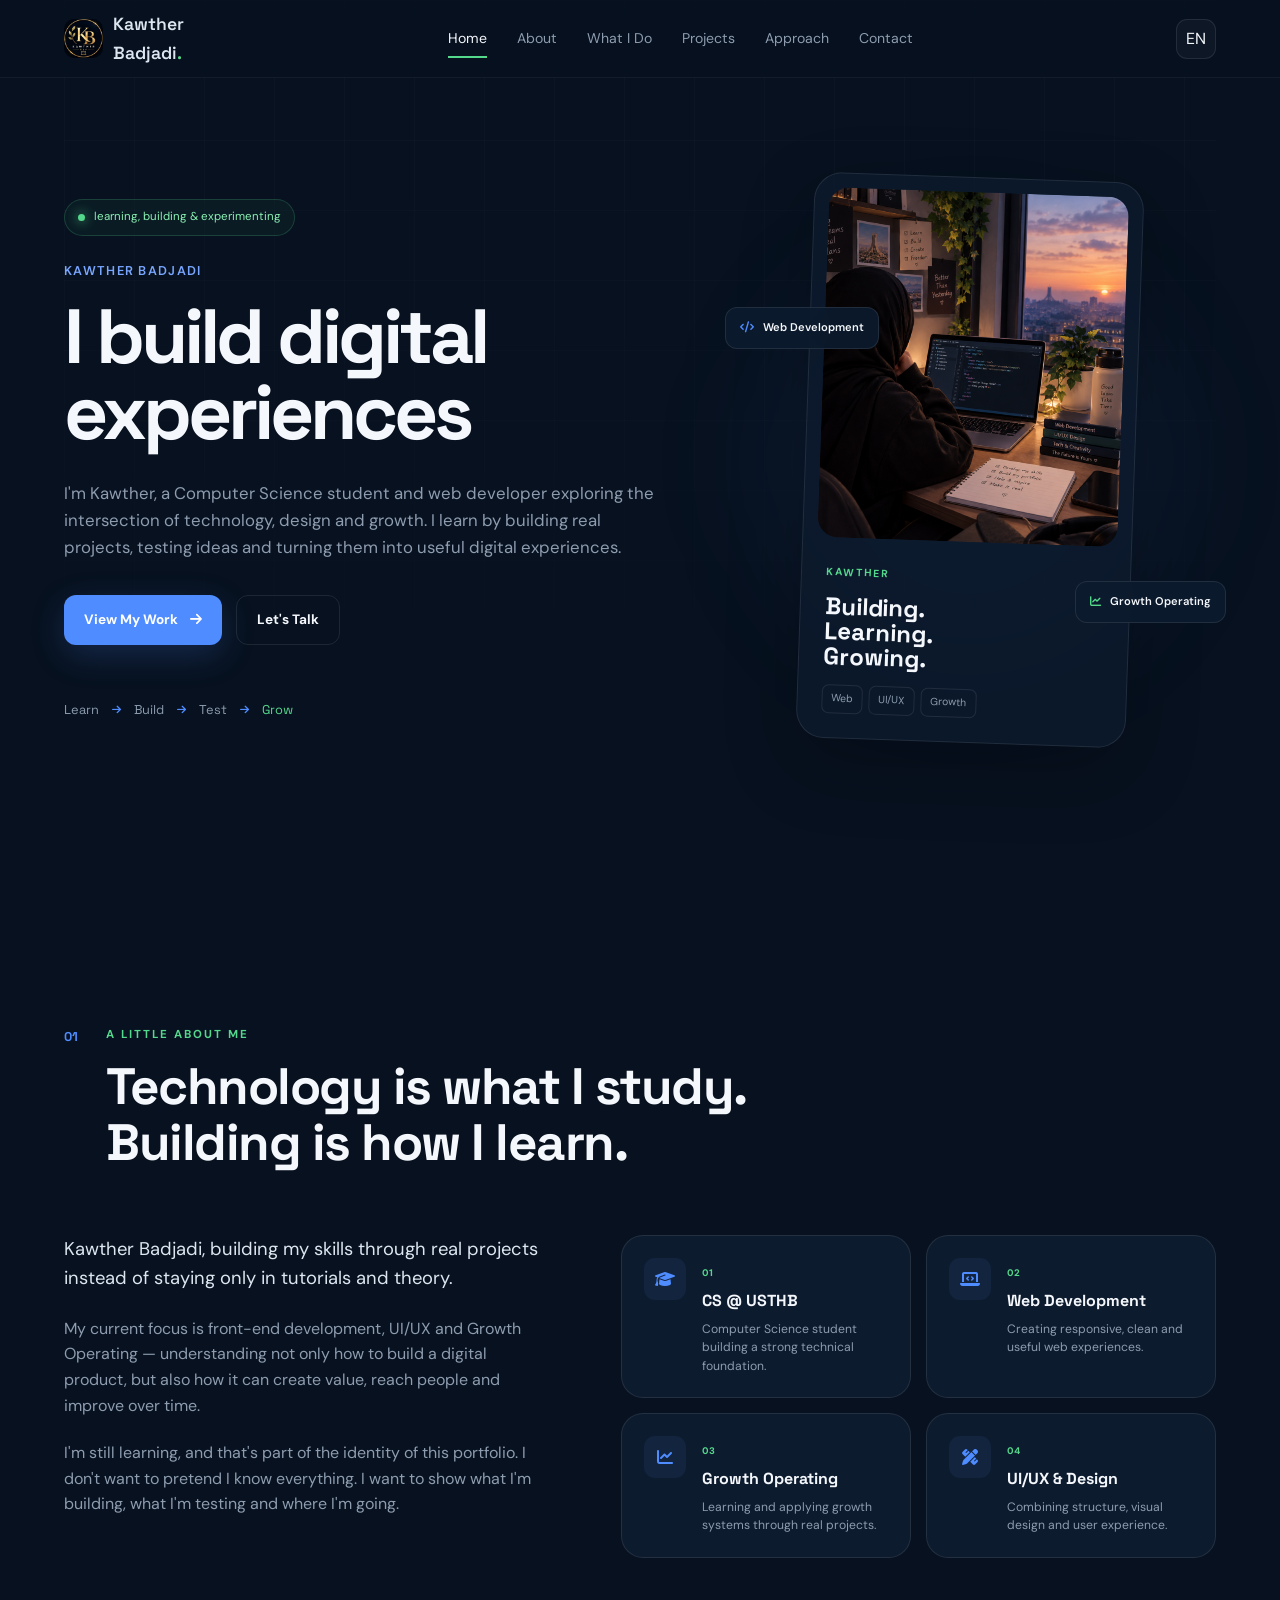
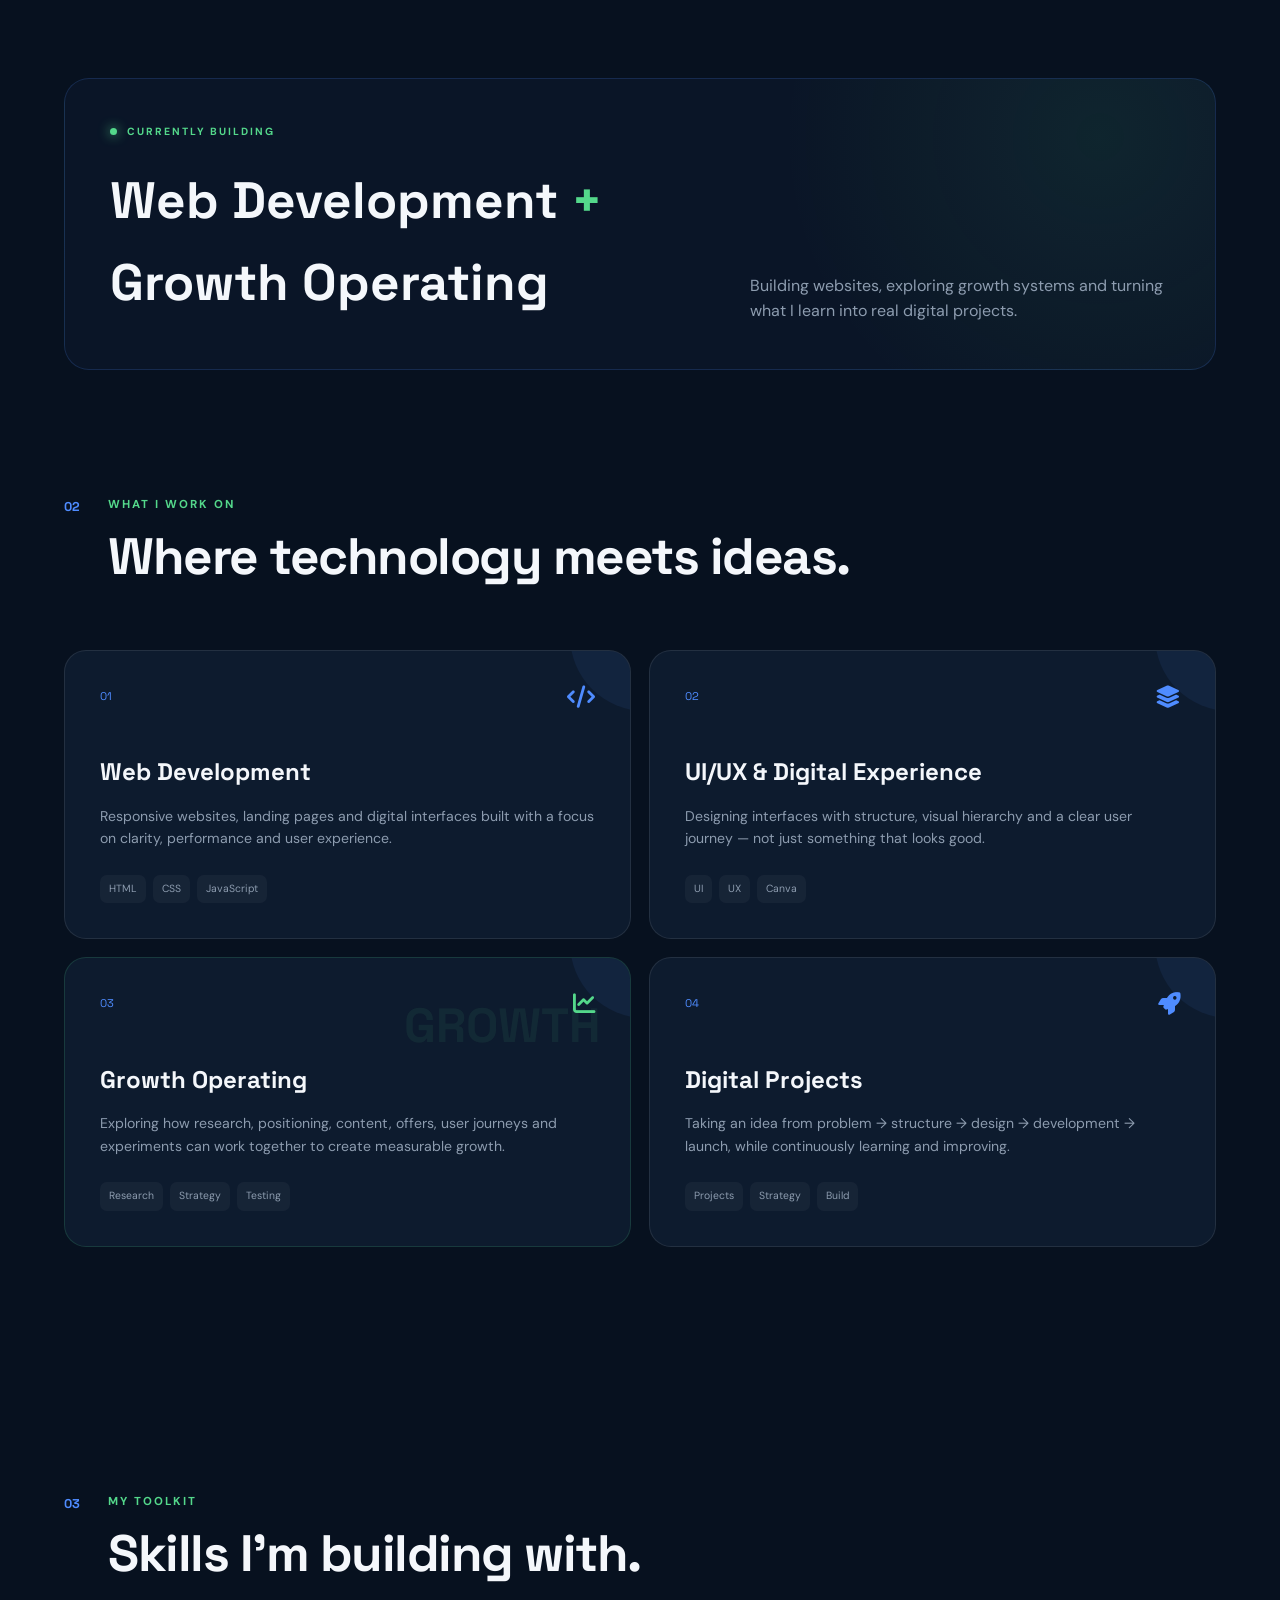
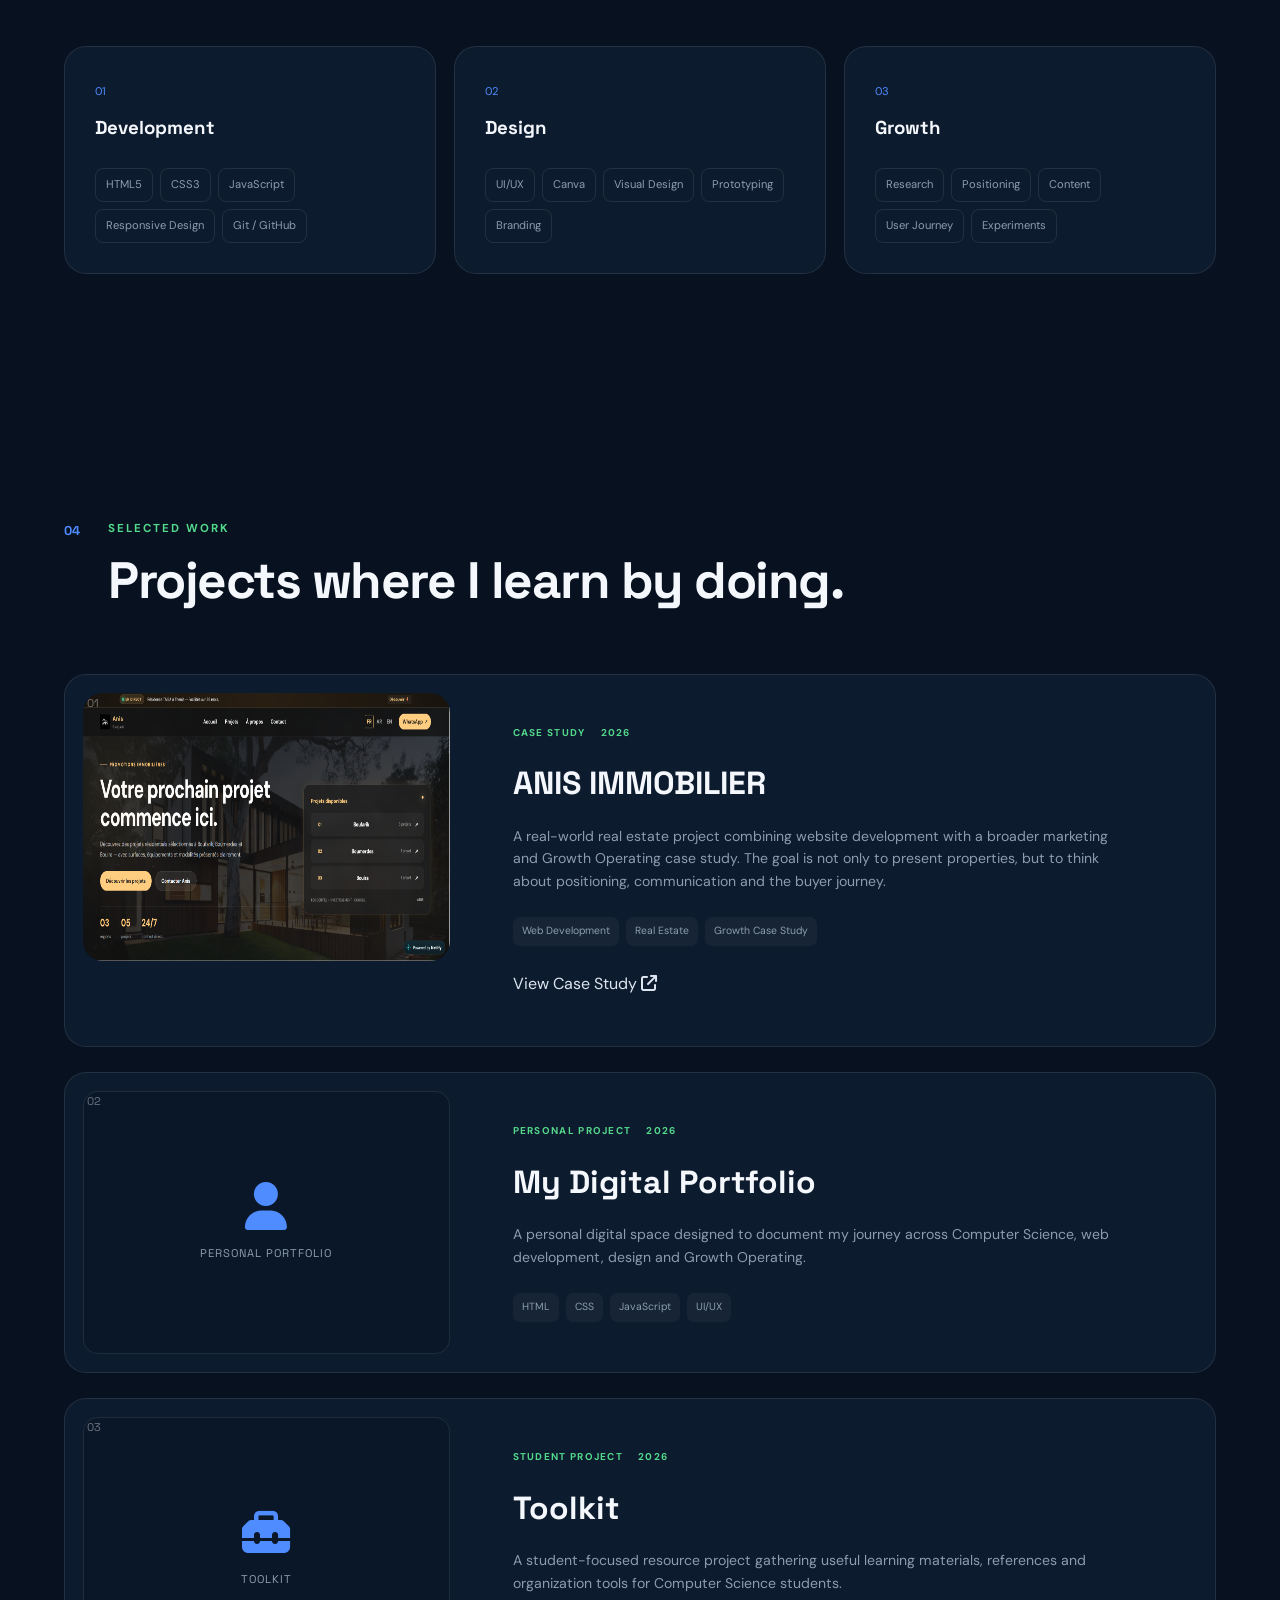
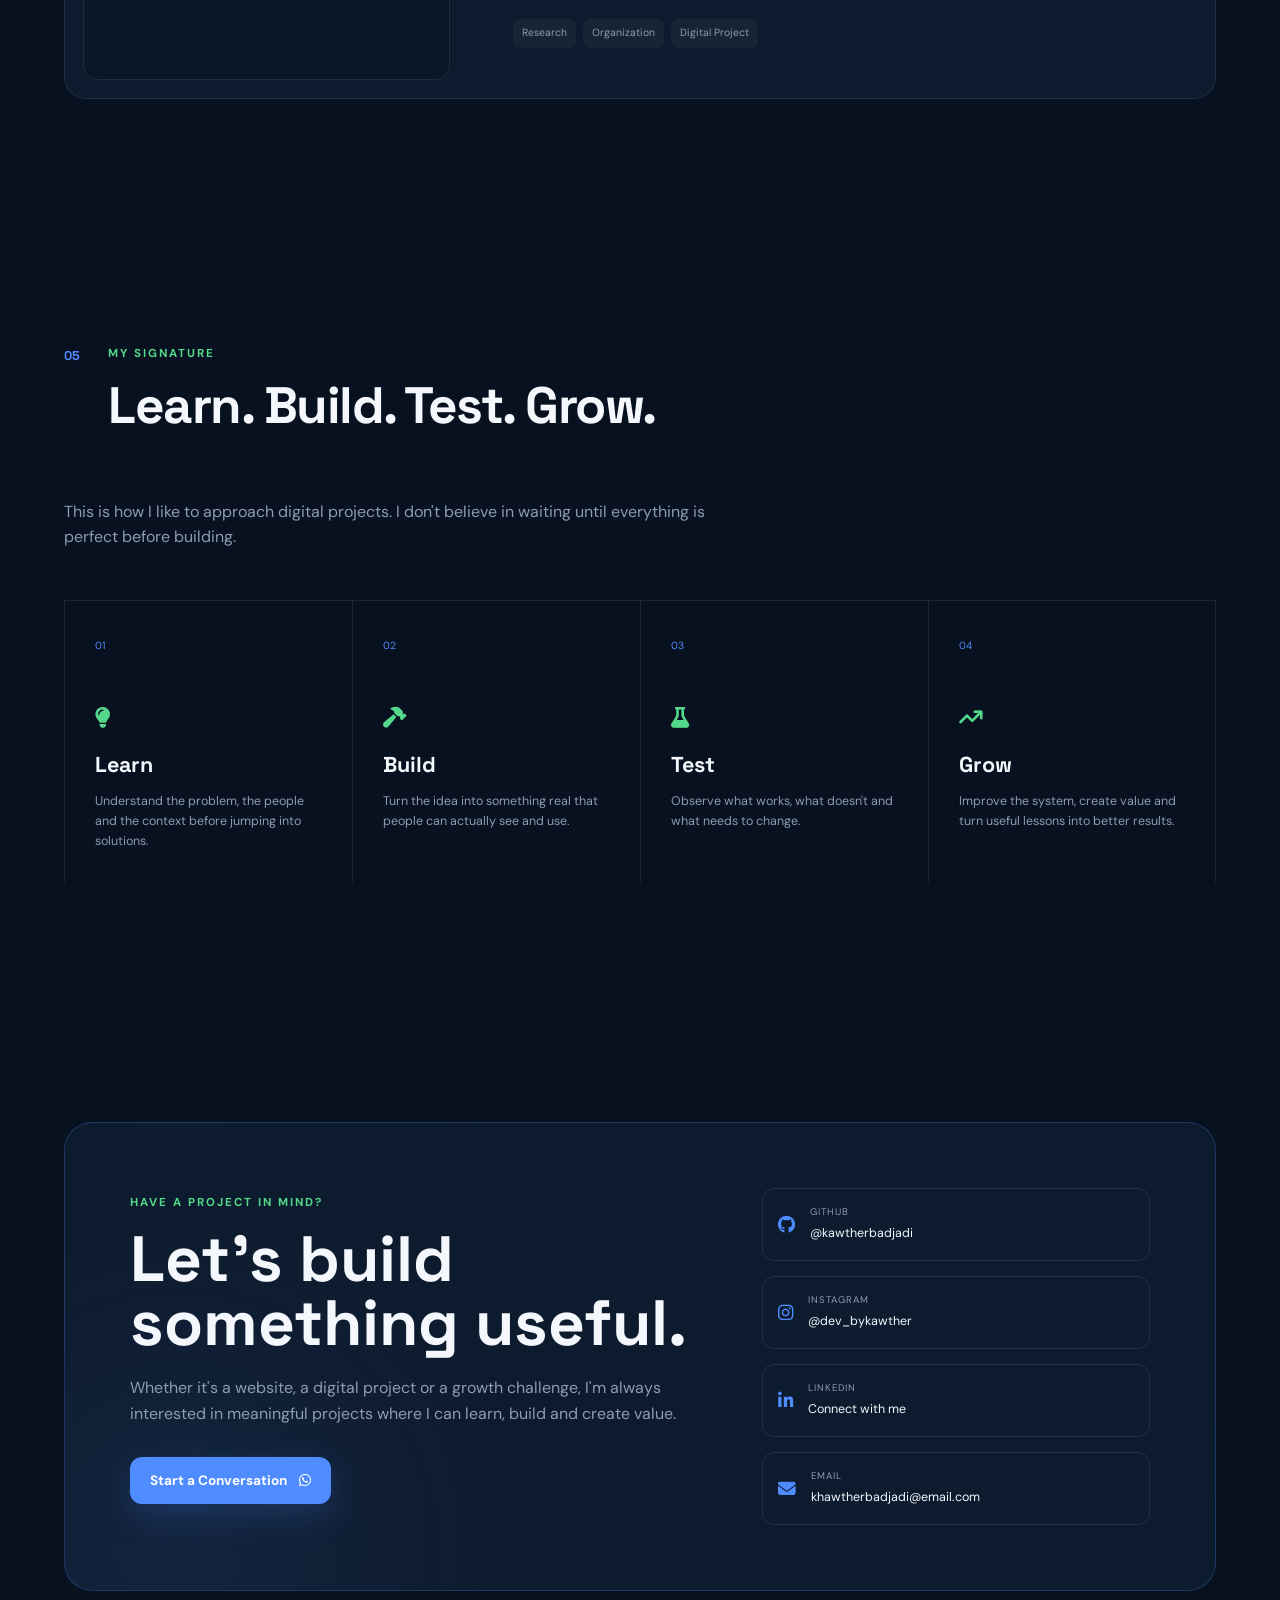
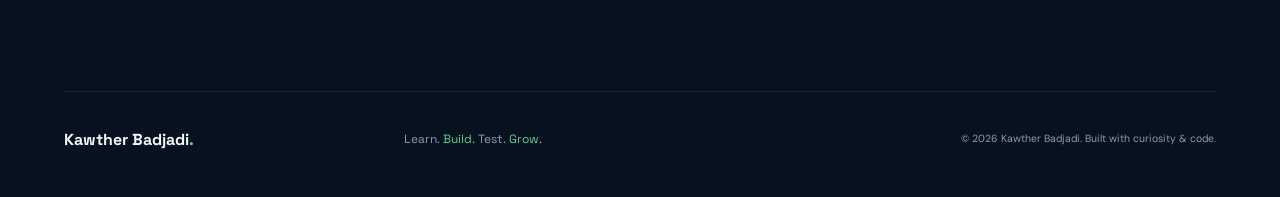
<file: index.html>
<!DOCTYPE html>
<html lang="en">
<head>
    <meta charset="UTF-8">
    <meta name="viewport" content="width=device-width, initial-scale=1.0">

    <meta name="description"
        content="Kawther — Computer Science student, web developer and Growth Operating learner building digital experiences and real-world projects.">

    <meta name="author" content="Kawther Badjadi">

    <title>Kawther — Web Developer & Growth Operating</title>
    <link rel="icon" href="logo.jpg" type="image/jpg">

    <!-- Fonts -->
    <link rel="preconnect" href="https://fonts.googleapis.com">
    <link rel="preconnect" href="https://fonts.gstatic.com" crossorigin>

    <link href="https://fonts.googleapis.com/css2?family=DM+Sans:wght@400;500;600;700&family=Space+Grotesk:wght@400;500;600;700&display=swap"
        rel="stylesheet">

    <!-- Font Awesome -->
    <link rel="stylesheet"
        href="https://cdnjs.cloudflare.com/ajax/libs/font-awesome/6.5.2/css/all.min.css">

    <link rel="stylesheet" href="style.css">
</head>

<body>

    <!-- ================= HEADER ================= -->

    <header class="header" id="header">

        <a href="#home" class="logo">
            <img src="logo.jpg" alt="Kawther logo">
            <span>Kawther <br> Badjadi<span class="dot">.</span></span>
        </a>

        <nav class="navbar" id="navbar">

            <a href="#home" class="nav-link active" data-en="Home" data-fr="Accueil" data-ar="الرئيسية">
                Home
            </a>

            <a href="#about" class="nav-link" data-en="About" data-fr="À propos" data-ar="عني">
                About
            </a>

            <a href="#services" class="nav-link" data-en="What I Do" data-fr="Services" data-ar="ماذا أقدم">
                What I Do
            </a>

            <a href="#projects" class="nav-link" data-en="Projects" data-fr="Projets" data-ar="المشاريع">
                Projects
            </a>

            <a href="#approach" class="nav-link" data-en="Approach" data-fr="Méthode" data-ar="منهجيتي">
                Approach
            </a>

            <a href="#contact" class="nav-link" data-en="Contact" data-fr="Contact" data-ar="تواصل معي">
                Contact
            </a>

        </nav>

        <div class="header-actions">

            <button class="language-btn" id="languageBtn" aria-label="Change language">
                EN
            </button>

            <button class="menu-btn" id="menuBtn" aria-label="Open menu">
                <i class="fa-solid fa-bars"></i>
            </button>

        </div>

    </header>


    <main>

        <!-- ================= HERO ================= -->

        <section class="hero section" id="home">

            <div class="hero-bg-grid"></div>

            <div class="hero-content">

                <div class="hero-badge">
                    <span class="status-dot"></span>

                    <span
                        data-en=" learning, building & experimenting"
                        data-fr=" apprentissage, création & expérimentation"
                        data-ar="أتعلم، أبني وأجرب ">
                        learning, building & experimenting
                    </span>
                </div>

                <p class="hero-kicker">
                  kawther badjadi
                </p>

                <h1 
                   data-en="I build digital experiences" 
                   data-fr = "Je construis des expériences digitales"
                   data-ar = "أبني تجارب رقمية">
                   I build digital experiences.
                   
                   
                    <span 
                       data-en="that are made to work."
                       data-fr="qui sont faites pour fonctionner."
                       data-ar="التي تم تصميمها لتعمل. ">
                       that are made to work 
                    </span>
                </h1>

                <p class="hero-description"
                    data-en="I'm Kawther, a Computer Science student and web developer exploring the intersection of technology, design and growth. I learn by building real projects, testing ideas and turning them into useful digital experiences."
                    data-fr="Je suis Kawther, étudiante en informatique et développeuse web. J'explore l'intersection entre technologie, design et growth à travers des projets réels, des tests et des expériences digitales utiles."
                    data-ar="أنا كوثر، طالبة إعلام آلي ومطوّرة ويب. أستكشف التقاطع بين التكنولوجيا، التصميم والنمو من خلال بناء مشاريع حقيقية، اختبار الأفكار وتحويلها إلى تجارب رقمية مفيدة.">
                    I'm Kawther, a Computer Science student and web developer exploring the intersection of technology, design and growth. I learn by building real projects, testing ideas and turning them into useful digital experiences.
                </p>

                <div class="hero-buttons">

                    <a href="#projects" class="btn btn-primary">
                        <span data-en="View My Work" data-fr="Voir mes projets" data-ar="شاهد مشاريعي">
                            View My Work
                        </span>
                        <i class="fa-solid fa-arrow-right"></i>
                    </a>

                    <a href="#contact" class="btn btn-secondary">
                        <span data-en="Let's Talk" data-fr="Discutons" data-ar="لنتحدث">
                            Let's Talk
                        </span>
                    </a>

                </div>

                <!-- Signature -->

                <div class="signature">

                    <span>Learn</span>
                    <i class="fa-solid fa-arrow-right"></i>

                    <span>Build</span>
                    <i class="fa-solid fa-arrow-right"></i>

                    <span>Test</span>
                    <i class="fa-solid fa-arrow-right"></i>

                    <span>Grow</span>

                </div>

            </div>


            <!-- Hero Visual -->

            <div class="hero-visual">

                <div class="visual-glow"></div>

                <div class="profile-card">

                    <div class="profile-image-wrapper">
                        <img src="portfoli1.png" alt="Kawther">
                    </div>

                    <div class="profile-card-content">

                        <span class="small-label">KAWTHER</span>

                        <h3>
                            Building.
                            <br>
                            Learning.
                            <br>
                            Growing.
                        </h3>

                        <div class="mini-tags">
                            <span>Web</span>
                            <span>UI/UX</span>
                            <span>Growth</span>
                        </div>

                    </div>

                </div>

                <div class="floating-card card-code">
                    <i class="fa-solid fa-code"></i>
                    <span>Web Development</span>
                </div>

                <div class="floating-card card-growth">
                    <i class="fa-solid fa-chart-line"></i>
                    <span>Growth Operating</span>
                </div>

            </div>

        </section>


        <!-- ================= ABOUT ================= -->

        <section class="about section" id="about">

            <div class="section-heading reveal">

                <span class="section-number">01</span>

                <div>
                    <span class="section-label"
                        data-en="A little about me"
                        data-fr="À propos de moi"
                        data-ar="نبذة عني">
                        A little about me
                    </span>

                    <h2
                        data-en="Technology is what I study. Building is how I learn."
                        data-fr="L'informatique est ce que j'étudie. Construire est ma façon d'apprendre."
                        data-ar="الإعلام الآلي هو ما أدرسه، والبناء هو طريقتي في التعلم.">
                        Technology is what I study.
                        Building is how I learn.
                    </h2>
                </div>

            </div>


            <div class="about-grid">

                <div class="about-text reveal">

                    <p
                        data-en="Kawther Badjadi, building my skills through real projects instead of staying only in tutorials and theory."
                        data-fr="Kawther Badjadi, je développe mes compétences à travers des projets réels plutôt qu'en restant uniquement dans les tutoriels et la théorie."
                        data-ar="كوثر بجادي، أطوّر مهاراتي من خلال المشاريع الحقيقية بدل الاكتفاء بالدروس النظرية والتطبيقات البسيطة.">
                        Kawther Badjadi, building my skills through real projects instead of staying only in tutorials and theory.
                    </p>

                    <p
                        data-en="My current focus is front-end development, UI/UX and Growth Operating — understanding not only how to build a digital product, but also how it can create value, reach people and improve over time."
                        data-fr="Je me concentre actuellement sur le développement front-end, l'UI/UX et le Growth Operating — comprendre non seulement comment construire un produit digital, mais aussi comment il peut créer de la valeur, atteindre les bonnes personnes et évoluer."
                        data-ar="تركيزي حاليًا هو تطوير الواجهات، UI/UX وGrowth Operating — ليس فقط كيف نبني منتجًا رقميًا، بل أيضًا كيف يخلق قيمة، يصل إلى الأشخاص المناسبين ويتطور مع الوقت.">
                        My current focus is front-end development, UI/UX and Growth Operating — understanding not only how to build a digital product, but also how it can create value, reach people and improve over time.
                    </p>

                    <p
                        data-en="I'm still learning, and that's part of the identity of this portfolio. I don't want to pretend I know everything. I want to show what I'm building, what I'm testing and where I'm going."
                        data-fr="Je suis encore en apprentissage, et cela fait partie de l'identité de ce portfolio. Je ne veux pas prétendre tout savoir. Je veux montrer ce que je construis, ce que je teste et où je vais."
                        data-ar="ما زلت في مرحلة التعلم، وهذا جزء من هوية هذا الـportfolio. لا أريد أن أدّعي أنني أعرف كل شيء، بل أريد أن أُظهر ما أبنيه، ما أختبره وإلى أين أتجه.">
                        I'm still learning, and that's part of the identity of this portfolio. I don't want to pretend I know everything. I want to show what I'm building, what I'm testing and where I'm going.
                    </p>

                </div>


                <div class="about-cards reveal">

                    <div class="info-card">

                        <div class="card-icon">
                            <i class="fa-solid fa-graduation-cap"></i>
                        </div>

                        <div>
                            <span>01</span>
                            <h3>CS @ USTHB</h3>
                            <p
                                data-en="Computer Science student building a strong technical foundation."
                                data-fr="Étudiante en informatique qui construit une base technique solide."
                                data-ar="طالبة إعلام آلي أبني أساسًا تقنيًا قويًا.">
                                Computer Science student building a strong technical foundation.
                            </p>
                        </div>

                    </div>


                    <div class="info-card">

                        <div class="card-icon">
                            <i class="fa-solid fa-laptop-code"></i>
                        </div>

                        <div>
                            <span>02</span>
                            <h3>Web Development</h3>
                            <p
                                data-en="Creating responsive, clean and useful web experiences."
                                data-fr="Création d'expériences web responsives, propres et utiles."
                                data-ar="إنشاء تجارب ويب متجاوبة، منظمة ومفيدة.">
                                Creating responsive, clean and useful web experiences.
                            </p>
                        </div>

                    </div>


                    <div class="info-card">

                        <div class="card-icon">
                            <i class="fa-solid fa-chart-line"></i>
                        </div>

                        <div>
                            <span>03</span>
                            <h3>Growth Operating</h3>
                            <p
                                data-en="Learning and applying growth systems through real projects."
                                data-fr="Apprentissage et application de systèmes de croissance à travers des projets réels."
                                data-ar="أتعلم وأطبق أنظمة النمو من خلال مشاريع حقيقية.">
                                Learning and applying growth systems through real projects.
                            </p>
                        </div>

                    </div>


                    <div class="info-card">

                        <div class="card-icon">
                            <i class="fa-solid fa-pen-ruler"></i>
                        </div>

                        <div>
                            <span>04</span>
                            <h3>UI/UX & Design</h3>
                            <p
                                data-en="Combining structure, visual design and user experience."
                                data-fr="Combiner structure, design visuel et expérience utilisateur."
                                data-ar="الجمع بين الهيكلة، التصميم والتجربة."
                                >
                                Combining structure, visual design and user experience.
                            </p>
                        </div>

                    </div>

                </div>

            </div>

        </section>


        <!-- ================= CURRENTLY BUILDING ================= -->

        <section class="currently section">

            <div class="currently-inner reveal">

                <div class="currently-label">
                    <span class="live-dot"></span>
                    <span
                        data-en="CURRENTLY BUILDING"
                        data-fr="EN COURS"
                        data-ar="أعمل حاليًا على">
                        CURRENTLY BUILDING
                    </span>
                </div>

                <div class="currently-content">

                    <h2>
                        Web Development
                        <span>+</span>
                        Growth Operating
                    </h2>

                    <p
                        data-en="Building websites, exploring growth systems and turning what I learn into real digital projects."
                        data-fr="Création de sites web, exploration des systèmes de growth et transformation de mes apprentissages en projets digitaux réels."
                        data-ar="أبني مواقع ويب، أستكشف أنظمة النمو وأحوّل ما أتعلمه إلى مشاريع رقمية حقيقية.">
                        Building websites, exploring growth systems and turning what I learn into real digital projects.
                    </p>

                </div>

            </div>

        </section>


        <!-- ================= SERVICES ================= -->

        <section class="services section" id="services">

            <div class="section-heading reveal">

                <span class="section-number">02</span>

                <div>
                    <span class="section-label"
                        data-en="What I work on"
                        data-fr="Ce sur quoi je travaille"
                        data-ar="ما أعمل عليه">
                        What I work on
                    </span>

                    <h2
                        data-en="Where technology meets ideas."
                        data-fr="Quand la technologie rencontre les idées."
                        data-ar="عندما تلتقي التكنولوجيا بالأفكار.">
                        Where technology meets ideas.
                    </h2>
                </div>

            </div>


            <div class="services-grid">

                <!-- Web -->

                <article class="service-card reveal">

                    <div class="service-top">
                        <span>01</span>
                        <i class="fa-solid fa-code"></i>
                    </div>

                    <h3
                        data-en="Web Development"
                        data-fr="Développement Web"
                        data-ar="تطوير الويب">
                        Web Development
                    </h3>

                    <p
                        data-en="Responsive websites, landing pages and digital interfaces built with a focus on clarity, performance and user experience."
                        data-fr="Sites responsives, landing pages et interfaces digitales avec un focus sur la clarté, la performance et l'expérience utilisateur."
                        data-ar="مواقع متجاوبة، صفحات هبوط وواجهات رقمية مع التركيز على الوضوح، الأداء وتجربة المستخدم.">
                        Responsive websites, landing pages and digital interfaces built with a focus on clarity, performance and user experience.
                    </p>

                    <div class="service-tags">
                        <span>HTML</span>
                        <span>CSS</span>
                        <span>JavaScript</span>
                    </div>

                </article>


                <!-- UI UX -->

                <article class="service-card reveal">

                    <div class="service-top">
                        <span>02</span>
                        <i class="fa-solid fa-layer-group"></i>
                    </div>

                    <h3>UI/UX & Digital Experience</h3>

                    <p
                        data-en="Designing interfaces with structure, visual hierarchy and a clear user journey — not just something that looks good."
                        data-fr="Concevoir des interfaces avec structure, hiérarchie visuelle et parcours utilisateur clair — pas seulement quelque chose de joli."
                        data-ar="تصميم واجهات بهيكلة واضحة، ترتيب بصري وتجربة مستخدم مدروسة — وليس مجرد تصميم جميل.">
                        Designing interfaces with structure, visual hierarchy and a clear user journey — not just something that looks good.
                    </p>

                    <div class="service-tags">
                        <span>UI</span>
                        <span>UX</span>
                        <span>Canva</span>
                    </div>

                </article>


                <!-- Growth -->

                <article class="service-card growth-service reveal">

                    <div class="service-top">
                        <span>03</span>
                        <i class="fa-solid fa-chart-line"></i>
                    </div>

                    <div class="service-highlight">
                        GROWTH
                    </div>

                    <h3>Growth Operating</h3>

                    <p
                        data-en="Exploring how research, positioning, content, offers, user journeys and experiments can work together to create measurable growth."
                        data-fr="Explorer comment la recherche, le positionnement, le contenu, les offres, les parcours utilisateurs et les expérimentations peuvent fonctionner ensemble pour créer de la croissance."
                        data-ar="أستكشف كيف يمكن للبحث، التموضع، المحتوى، العروض، رحلة المستخدم والتجارب أن تعمل معًا لتحقيق نمو قابل للقياس.">
                        Exploring how research, positioning, content, offers, user journeys and experiments can work together to create measurable growth.
                    </p>

                    <div class="service-tags">
                        <span>Research</span>
                        <span>Strategy</span>
                        <span>Testing</span>
                    </div>

                </article>


                <!-- Digital Projects -->

                <article class="service-card reveal">

                    <div class="service-top">
                        <span>04</span>
                        <i class="fa-solid fa-rocket"></i>
                    </div>

                    <h3>Digital Projects</h3>

                    <p
                        data-en="Taking an idea from problem → structure → design → development → launch, while continuously learning and improving."
                        data-fr="Transformer une idée de problème → structure → design → développement → lancement, avec une amélioration continue."
                        data-ar="تحويل الفكرة من المشكلة → الهيكلة → التصميم → التطوير → الإطلاق، مع التحسين المستمر.">
                        Taking an idea from problem → structure → design → development → launch, while continuously learning and improving.
                    </p>

                    <div class="service-tags">
                        <span>Projects</span>
                        <span>Strategy</span>
                        <span>Build</span>
                    </div>

                </article>

            </div>

        </section>


        <!-- ================= SKILLS ================= -->

        <section class="skills section">

            <div class="section-heading reveal">

                <span class="section-number">03</span>

                <div>
                    <span class="section-label">My toolkit</span>

                    <h2
                        data-en="Skills I'm building with."
                        data-fr="Les compétences avec lesquelles je construis."
                        data-ar="المهارات التي أبني بها.">
                        Skills I'm building with.
                    </h2>
                </div>

            </div>


            <div class="skills-wrapper reveal">

                <div class="skill-group">

                    <span class="skill-group-number">01</span>

                    <h3>Development</h3>

                    <div class="skill-list">
                        <span>HTML5</span>
                        <span>CSS3</span>
                        <span>JavaScript</span>
                        <span>Responsive Design</span>
                        <span>Git / GitHub</span>
                    </div>

                </div>


                <div class="skill-group">

                    <span class="skill-group-number">02</span>

                    <h3>Design</h3>

                    <div class="skill-list">
                        <span>UI/UX</span>
                        <span>Canva</span>
                        <span>Visual Design</span>
                        <span>Prototyping</span>
                        <span>Branding</span>
                    </div>

                </div>


                <div class="skill-group">

                    <span class="skill-group-number">03</span>

                    <h3>Growth</h3>

                    <div class="skill-list">
                        <span>Research</span>
                        <span>Positioning</span>
                        <span>Content</span>
                        <span>User Journey</span>
                        <span>Experiments</span>
                    </div>

                </div>

            </div>

        </section>


        <!-- ================= PROJECTS ================= -->

        <section class="projects section" id="projects">

            <div class="section-heading reveal">

                <span class="section-number">04</span>

                <div>
                    <span class="section-label"
                        data-en="Selected work"
                        data-fr="Projets sélectionnés"
                        data-ar="أعمال مختارة">
                        Selected work
                    </span>

                    <h2
                        data-en="Projects where I learn by doing."
                        data-fr="Des projets où j'apprends en construisant."
                        data-ar="مشاريع أتعلم من خلالها بالتطبيق.">
                        Projects where I learn by doing.
                    </h2>
                </div>

            </div>


            <div class="projects-list">


                <!-- PROJECT 01 -->

                <article class="project-card featured-project reveal">

                    <div class="project-number">
                        01
                    </div>

                    <div class="project-image">
                    
                        <img src="project1.png" alt="Anis Immobilier project screenshot ">
                        
                    </div>


                    <div class="project-info">

                        <div class="project-meta">
                            <span>CASE STUDY</span>
                            <span>2026</span>
                        </div>

                        <h3>ANIS IMMOBILIER</h3>

                        <p
                            data-en="A real-world real estate project combining website development with a broader marketing and Growth Operating case study. The goal is not only to present properties, but to think about positioning, communication and the buyer journey."
                            data-fr="Un projet immobilier réel combinant développement web et étude de cas marketing / Growth Operating. L'objectif n'est pas seulement de présenter les biens, mais aussi de réfléchir au positionnement, à la communication et au parcours de l'acheteur."
                            data-ar="مشروع عقاري حقيقي يجمع بين تطوير الموقع ودراسة حالة في التسويق وGrowth Operating. الهدف ليس فقط عرض العقارات، بل التفكير أيضًا في التموضع، التواصل ورحلة المشتري.">
                            A real-world real estate project combining website development with a broader marketing and Growth Operating case study. The goal is not only to present properties, but to think about positioning, communication and the buyer journey.
                        </p>


                        <div class="project-tags">

                            <span>Web Development</span>
                            <span>Real Estate</span>
                            <span>Growth Case Study</span>

                        </div>

                        <div class="project-actions">

                            <a href="https://anis-badjadi-promotions-immobilieres.netlify.app/" target="_blank" rel="noopener noreferrer">
                                View Case Study
                                <i class="fa-solid fa-arrow-up-right-from-square"></i>
                            </a>

                        </div>

                    </div>

                </article>


                <!-- PROJECT 02 -->

                <article class="project-card reveal">

                    <div class="project-number">
                        02
                    </div>

                    <div class="project-image">

                        <div class="project-placeholder portfolio-project">
                            <i class="fa-solid fa-user"></i>
                            <span>PERSONAL PORTFOLIO</span>
                        </div>

                    </div>


                    <div class="project-info">

                        <div class="project-meta">
                            <span>PERSONAL PROJECT</span>
                            <span>2026</span>
                        </div>

                        <h3>My Digital Portfolio</h3>

                        <p
                            data-en="A personal digital space designed to document my journey across Computer Science, web development, design and Growth Operating."
                            data-fr="Un espace digital personnel pour documenter mon parcours en informatique, développement web, design et Growth Operating."
                            data-ar="مساحة رقمية شخصية توثق رحلتي في الإعلام الآلي، تطوير الويب، التصميم وGrowth Operating.">
                            A personal digital space designed to document my journey across Computer Science, web development, design and Growth Operating.
                        </p>

                        <div class="project-tags">
                            <span>HTML</span>
                            <span>CSS</span>
                            <span>JavaScript</span>
                            <span>UI/UX</span>
                        </div>

                    </div>

                </article>


                <!-- PROJECT 03 -->

                <article class="project-card reveal">

                    <div class="project-number">
                        03
                    </div>

                    <div class="project-image">

                        <div class="project-placeholder toolkit-project">
                            <i class="fa-solid fa-toolbox"></i>
                            <span>TOOLKIT</span>
                        </div>

                    </div>


                    <div class="project-info">

                        <div class="project-meta">
                            <span>STUDENT PROJECT</span>
                            <span>2026</span>
                        </div>

                        <h3>Toolkit</h3>

                        <p
                            data-en="A student-focused resource project gathering useful learning materials, references and organization tools for Computer Science students."
                            data-fr="Un projet destiné aux étudiants regroupant des ressources d'apprentissage, références et outils d'organisation pour les étudiants en informatique."
                            data-ar="مشروع موجه للطلبة يجمع مصادر التعلم، المراجع وأدوات التنظيم المفيدة لطلبة الإعلام الآلي.">
                            A student-focused resource project gathering useful learning materials, references and organization tools for Computer Science students.
                        </p>

                        <div class="project-tags">
                            <span>Research</span>
                            <span>Organization</span>
                            <span>Digital Project</span>
                        </div>

                    </div>

                </article>

            </div>

        </section>


        <!-- ================= APPROACH ================= -->

        <section class="approach section" id="approach">

            <div class="section-heading reveal">

                <span class="section-number">05</span>

                <div>
                    <span class="section-label"
                        data-en="My signature"
                        data-fr="Ma signature"
                        data-ar="بصمتي">
                        My signature
                    </span>

                    <h2
                        data-en="Learn. Build. Test. Grow."
                        data-fr="Apprendre. Construire. Tester. Grandir."
                        data-ar="تعلّم. ابنِ. اختبر. تطوّر.">
                        Learn. Build. Test. Grow.
                    </h2>
                </div>

            </div>


            <div class="approach-intro reveal">

                <p
                    data-en="This is how I like to approach digital projects. I don't believe in waiting until everything is perfect before building."
                    data-fr="C'est ainsi que j'aime aborder les projets digitaux. Je ne crois pas qu'il faille attendre que tout soit parfait avant de construire."
                    data-ar="هذه هي الطريقة التي أحب أن أتعامل بها مع المشاريع الرقمية. لا أؤمن بانتظار الكمال قبل البدء في البناء.">
                    This is how I like to approach digital projects. I don't believe in waiting until everything is perfect before building.
                </p>

            </div>


            <div class="approach-grid">

                <div class="approach-step reveal">

                    <span>01</span>

                    <div class="step-icon">
                        <i class="fa-solid fa-lightbulb"></i>
                    </div>

                    <h3>Learn</h3>

                    <p
                        data-en="Understand the problem, the people and the context before jumping into solutions."
                        data-fr="Comprendre le problème, les personnes et le contexte avant de chercher une solution."
                        data-ar="فهم المشكلة، الأشخاص والسياق قبل القفز إلى الحلول.">
                        Understand the problem, the people and the context before jumping into solutions.
                    </p>

                </div>


                <div class="approach-step reveal">

                    <span>02</span>

                    <div class="step-icon">
                        <i class="fa-solid fa-hammer"></i>
                    </div>

                    <h3>Build</h3>

                    <p
                        data-en="Turn the idea into something real that people can actually see and use."
                        data-fr="Transformer l'idée en quelque chose de réel que les gens peuvent voir et utiliser."
                        data-ar="تحويل الفكرة إلى شيء حقيقي يمكن للناس رؤيته واستخدامه.">
                        Turn the idea into something real that people can actually see and use.
                    </p>

                </div>


                <div class="approach-step reveal">

                    <span>03</span>

                    <div class="step-icon">
                        <i class="fa-solid fa-flask"></i>
                    </div>

                    <h3>Test</h3>

                    <p
                        data-en="Observe what works, what doesn't and what needs to change."
                        data-fr="Observer ce qui fonctionne, ce qui ne fonctionne pas et ce qui doit changer."
                        data-ar="ملاحظة ما يعمل، وما لا يعمل، وما يحتاج إلى تغيير.">
                        Observe what works, what doesn't and what needs to change.
                    </p>

                </div>


                <div class="approach-step reveal">

                    <span>04</span>

                    <div class="step-icon">
                        <i class="fa-solid fa-arrow-trend-up"></i>
                    </div>

                    <h3>Grow</h3>

                    <p
                        data-en="Improve the system, create value and turn useful lessons into better results."
                        data-fr="Améliorer le système, créer de la valeur et transformer les apprentissages en meilleurs résultats."
                        data-ar="تحسين النظام، خلق القيمة وتحويل ما نتعلمه إلى نتائج أفضل.">
                        Improve the system, create value and turn useful lessons into better results.
                    </p>

                </div>

            </div>

        </section>


        <!-- ================= CONTACT ================= -->

        <section class="contact section" id="contact">

            <div class="contact-box reveal">

                <div class="contact-content">

                    <span class="section-label"
                        data-en="Have a project in mind?"
                        data-fr="Vous avez un projet en tête ?"
                        data-ar="لديك مشروع في ذهنك؟">
                        Have a project in mind?
                    </span>

                    <h2
                        data-en="Let's build something useful."
                        data-fr="Construisons quelque chose d'utile."
                        data-ar="لنبنِ شيئًا مفيدًا.">
                        Let's build something useful.
                    </h2>

                    <p
                        data-en="Whether it's a website, a digital project or a growth challenge, I'm always interested in meaningful projects where I can learn, build and create value."
                        data-fr="Qu'il s'agisse d'un site web, d'un projet digital ou d'un challenge growth, je suis intéressée par les projets qui permettent d'apprendre, construire et créer de la valeur."
                        data-ar="سواء كان موقع ويب، مشروعًا رقميًا أو تحديًا في النمو، أهتم بالمشاريع التي تسمح لي بالتعلم، البناء وخلق القيمة.">
                        Whether it's a website, a digital project or a growth challenge, I'm always interested in meaningful projects where I can learn, build and create value.
                    </p>

                    <a href="https://wa.me/213780422768" class="btn btn-primary">
                        Start a Conversation
                        <i class="fa-brands fa-whatsapp"></i>
                    </a>

                </div>


                <div class="contact-side">

                    <div class="contact-item">

                        <i class="fa-brands fa-github"></i>

                        <div>
                            <span>GitHub</span>
                            <a href="https://github.com/kawtherbadjadi" target="_blank">
                                @kawtherbadjadi
                            </a>
                        </div>

                    </div>


                    <div class="contact-item">

                        <i class="fa-brands fa-instagram"></i>

                        <div>
                            <span>Instagram</span>
                            <a href="https://instagram.com/dev_bykawther" target="_blank">
                                @dev_bykawther
                            </a>
                        </div>

                    </div>


                    <div class="contact-item">

                        <i class="fa-brands fa-linkedin-in"></i>

                        <div>
                            <span>LinkedIn</span>
                            <a href="https://www.linkedin.com/in/kawther-badjadi-398811305/?lipi=urn%3Ali%3Apage%3Ad_flagship3_profile_view_base%3BGIwkQt9XR42hECCdOsO2Og%3D%3D" target="_blank">
                                Connect with me
                            </a>
                        </div>

                    </div>
                    <div class="contact-item">

                        <i class="fa-solid fa-envelope"></i>

                        <div>
                            <span>Email</span>
                            <a href="mailto:https://mail.google.com/mail/?view=cm&fs=1&to=khawtherbadjadi@email.com" target="_blank">
                                khawtherbadjadi@email.com
                            </a>
                        </div>

                    </div>

                </div>

            </div>

        </section>

    </main>


    <!-- ================= FOOTER ================= -->

    <footer class="footer">

        <div class="footer-logo">
            Kawther 
            Badjadi<span>.</span>
        </div>

        <p>
            Learn.
            <span>Build.</span>
            Test.
            <span>Grow.</span>
        </p>

        <div class="footer-line"></div>

        <small>
            © 2026 Kawther Badjadi. Built with curiosity & code.
        </small>

    </footer>


    <!-- BACK TO TOP -->

    <button class="back-to-top" id="backToTop" aria-label="Back to top">
        <i class="fa-solid fa-arrow-up"></i>
    </button>


    <script src="script.js"></script>

</body>
</html>
</file>
<file: style.css>
/* =========================================================
   KAWTHER PORTFOLIO
   Modern Tech / Web / Growth Identity
========================================================= */

:root {

    --bg: #07111f;
    --bg-soft: #0a1728;
    --card: #0d1b2e;
    --card-light: #11233a;

    --blue: #4f8cff;
    --blue-light: #79a7ff;

    --green: #54d88b;
    --green-soft: #8af0b2;

    --white: #f4f7fb;
    --text: #dce5f0;
    --muted: #8d9caf;

    --border: rgba(255, 255, 255, 0.09);
    --border-blue: rgba(79, 140, 255, 0.25);

    --shadow: 0 25px 70px rgba(0, 0, 0, 0.25);

    --radius: 22px;

    --font-main: "DM Sans", sans-serif;
    --font-display: "Space Grotesk", sans-serif;

    --transition: 0.3s ease;
}


/* =========================================================
   RESET
========================================================= */

* {
    margin: 0;
    padding: 0;
    box-sizing: border-box;
}

html {
    scroll-behavior: smooth;
}

body {
    background: var(--bg);
    color: var(--text);
    font-family: var(--font-main);
    line-height: 1.6;
    overflow-x: hidden;
}

body.menu-open {
    overflow: hidden;
}

a {
    color: inherit;
    text-decoration: none;
}

button {
    font: inherit;
}

img {
    max-width: 100%;
    display: block;
}

::selection {
    background: var(--blue);
    color: white;
}


/* =========================================================
   GENERAL
========================================================= */

.section {
    width: min(1180px, 90%);
    margin: auto;
    padding: 120px 0;
}

.section-heading {
    display: flex;
    gap: 28px;
    margin-bottom: 65px;
}

.section-number {
    font-family: var(--font-display);
    color: var(--blue);
    font-size: 0.8rem;
    font-weight: 700;
    padding-top: 7px;
}

.section-label {
    display: inline-block;
    color: var(--green);
    text-transform: uppercase;
    letter-spacing: 2px;
    font-size: 0.72rem;
    font-weight: 700;
    margin-bottom: 15px;
}

.section-heading h2 {
    font-family: var(--font-display);
    color: var(--white);
    font-size: clamp(2rem, 4vw, 3.6rem);
    line-height: 1.08;
    max-width: 800px;
    letter-spacing: -1.5px;
}


/* =========================================================
   HEADER
========================================================= */

.header {
    position: fixed;
    top: 0;
    left: 0;
    width: 100%;
    height: 78px;

    display: flex;
    align-items: center;
    justify-content: space-between;

    padding: 0 5%;

    background: rgba(7, 17, 31, 0.78);
    backdrop-filter: blur(18px);

    border-bottom: 1px solid rgba(255, 255, 255, 0.05);

    z-index: 1000;
}

.logo {
    display: flex;
    align-items: center;
    gap: 10px;

    font-family: var(--font-display);
    font-size: 1.10rem;
    font-weight: 600;
}

.logo img {
    width: 39px;
    height: 39px;
    object-fit: cover;
    border-radius: 10px;
}

.logo .dot,
.footer-logo span {
    color: var(--green);
}

.navbar {
    display: flex;
    gap: 30px;
}

.nav-link {
    color: var(--muted);
    font-size: 0.88rem;
    transition: var(--transition);
    position: relative;
}

.nav-link:hover,
.nav-link.active {
    color: var(--white);
}

.nav-link.active::after {
    content: "";
    position: absolute;
    left: 0;
    bottom: -8px;

    width: 100%;
    height: 2px;

    background: var(--green);
}

.header-actions {
    display: flex;
    align-items: center;
    gap: 15px;
}

.language-btn,
.menu-btn {
    border: 1px solid var(--border);
    background: rgba(255, 255, 255, 0.03);
    color: var(--white);

    width: 40px;
    height: 40px;

    border-radius: 11px;

    cursor: pointer;
    transition: var(--transition);
}

.language-btn:hover,
.menu-btn:hover {
    border-color: var(--blue);
    color: var(--blue-light);
}

.menu-btn {
    display: none;
}


/* =========================================================
   HERO
========================================================= */

.hero {
    min-height: 100vh;

    display: grid;
    grid-template-columns: 1.1fr 0.9fr;

    align-items: center;
    gap: 60px;

    padding-top: 140px;

    position: relative;
}

.hero-bg-grid {
    position: absolute;
    inset: 0;

    background-image:
        linear-gradient(rgba(255,255,255,0.025) 1px, transparent 1px),
        linear-gradient(90deg, rgba(255,255,255,0.025) 1px, transparent 1px);

    background-size: 70px 70px;

    mask-image: linear-gradient(to bottom, black, transparent 90%);

    pointer-events: none;
}

.hero-content {
    position: relative;
    z-index: 2;
}

.hero-badge {
    width: fit-content;

    display: flex;
    align-items: center;
    gap: 9px;

    padding: 8px 13px;

    border: 1px solid rgba(84, 216, 139, 0.2);
    border-radius: 100px;

    background: rgba(84, 216, 139, 0.05);

    color: var(--green-soft);
    font-size: 0.72rem;
    margin-bottom: 25px;
}

.status-dot,
.live-dot {
    width: 7px;
    height: 7px;

    border-radius: 50%;
    background: var(--green);

    box-shadow: 0 0 12px var(--green);
}

.hero-kicker {
    color: var(--blue-light);
    font-size: 0.8rem;
    font-weight: 600;
    letter-spacing: 1.3px;
    text-transform: uppercase;

    margin-bottom: 18px;
}

.hero-kicker span {
    color: var(--green);
    margin: 0 5px;
}

.hero h1 {
    font-family: var(--font-display);

    font-size: clamp(3rem, 6vw, 6rem);
    line-height: 0.98;

    letter-spacing: -4px;

    color: var(--white);

    max-width: 800px;
}

.hero h1 span {
    display: block;
    color: transparent;

    -webkit-text-stroke: 1px rgba(244,247,251,0.5);
}

.hero-description {
    max-width: 650px;

    color: var(--muted);

    font-size: 1.05rem;

    margin-top: 30px;
}

.hero-buttons {
    display: flex;
    gap: 14px;
    margin-top: 35px;
}

.btn {
    display: inline-flex;
    align-items: center;
    justify-content: center;
    gap: 12px;

    padding: 13px 20px;

    border-radius: 12px;

    font-size: 0.85rem;
    font-weight: 700;

    transition: var(--transition);
}

.btn-primary {
    background: var(--blue);
    color: white;
    box-shadow: 0 10px 35px rgba(79, 140, 255, 0.2);
}

.btn-primary:hover {
    transform: translateY(-3px);
    background: var(--blue-light);
}

.btn-secondary {
    border: 1px solid var(--border);
    color: var(--white);
}

.btn-secondary:hover {
    border-color: var(--blue);
    background: rgba(79,140,255,0.07);
}

.signature {
    display: flex;
    align-items: center;
    gap: 13px;

    margin-top: 55px;

    font-family: var(--font-display);
    font-size: 0.8rem;
    color: var(--muted);
}

.signature span:last-child {
    color: var(--green);
}

.signature i {
    color: var(--blue);
    font-size: 0.65rem;
}


/* =========================================================
   HERO VISUAL
========================================================= */

.hero-visual {
    min-height: 540px;

    display: flex;
    align-items: center;
    justify-content: center;

    position: relative;
}

.visual-glow {
    position: absolute;

    width: 360px;
    height: 360px;

    border-radius: 50%;

    background: rgba(79, 140, 255, 0.1);

    filter: blur(70px);
}

.profile-card {
    width: 330px;
    padding: 14px;

    position: relative;
    z-index: 2;

    background: rgba(13, 27, 46, 0.8);

    border: 1px solid var(--border);

    border-radius: 28px;

    box-shadow: var(--shadow);

    transform: rotate(2deg);
}

.profile-image-wrapper {
    height: 350px;

    overflow: hidden;

    border-radius: 20px;

    background: var(--card-light);
}

.profile-image-wrapper img {
    width: 100%;
    height: 100%;
    object-fit: cover;
}

.profile-card-content {
    padding: 20px 10px 10px;
}

.small-label {
    font-size: 0.65rem;
    color: var(--green);
    letter-spacing: 2px;
    font-weight: 700;
}

.profile-card h3 {
    font-family: var(--font-display);
    font-size: 1.5rem;
    line-height: 1.05;
    color: var(--white);
    margin: 10px 0 16px;
}

.mini-tags {
    display: flex;
    flex-wrap: wrap;
    gap: 6px;
}

.mini-tags span {
    padding: 5px 9px;

    border: 1px solid var(--border);

    border-radius: 7px;

    color: var(--muted);
    font-size: 0.65rem;
}

.floating-card {
    position: absolute;

    display: flex;
    align-items: center;
    gap: 9px;

    padding: 11px 14px;

    border: 1px solid var(--border);
    border-radius: 12px;

    background: rgba(13,27,46,0.9);
    backdrop-filter: blur(12px);

    color: var(--white);

    font-size: 0.7rem;
    font-weight: 600;

    z-index: 4;
}

.floating-card i {
    color: var(--blue);
}

.card-code {
    left: 0;
    top: 130px;
}

.card-growth {
    right: -10px;
    bottom: 120px;
}

.card-growth i {
    color: var(--green);
}


/* =========================================================
   ABOUT
========================================================= */

.about-grid {
    display: grid;
    grid-template-columns: 0.9fr 1.1fr;
    gap: 70px;
    align-items: start;
}

.about-text p {
    color: var(--muted);
    font-size: 1rem;
    margin-bottom: 22px;
}

.about-text p:first-child {
    color: var(--text);
    font-size: 1.15rem;
}

.about-cards {
    display: grid;
    grid-template-columns: repeat(2, 1fr);
    gap: 15px;
}

.info-card {
    padding: 22px;

    border: 1px solid var(--border);
    border-radius: var(--radius);

    background: var(--card);

    display: flex;
    gap: 16px;

    transition: var(--transition);
}

.info-card:hover {
    transform: translateY(-4px);
    border-color: var(--border-blue);
}

.card-icon {
    width: 42px;
    height: 42px;

    flex-shrink: 0;

    display: grid;
    place-items: center;

    border-radius: 11px;

    background: rgba(79,140,255,0.08);
    color: var(--blue);
}

.info-card span {
    color: var(--green);
    font-size: 0.6rem;
    font-weight: 700;
}

.info-card h3 {
    color: var(--white);
    font-family: var(--font-display);
    font-size: 1rem;
    margin: 4px 0 7px;
}

.info-card p {
    color: var(--muted);
    font-size: 0.76rem;
    line-height: 1.5;
}


/* =========================================================
   CURRENTLY
========================================================= */

.currently {
    width: 100%;
    padding: 0 5%;
}

.currently-inner {
    max-width: 1180px;
    margin: auto;

    padding: 45px;

    border: 1px solid rgba(79,140,255,0.18);

    border-radius: 25px;

    background:
        radial-gradient(circle at 90% 20%, rgba(84,216,139,0.08), transparent 30%),
        rgba(13,27,46,0.55);
}

.currently-label {
    display: flex;
    align-items: center;
    gap: 10px;

    color: var(--green);
    font-size: 0.65rem;
    letter-spacing: 2px;
    font-weight: 700;

    margin-bottom: 20px;
}

.currently-content {
    display: flex;
    justify-content: space-between;
    align-items: end;
    gap: 50px;
}

.currently h2 {
    font-family: var(--font-display);
    font-size: clamp(2rem, 4vw, 3.5rem);
    color: var(--white);
}

.currently h2 span {
    color: var(--green);
}

.currently p {
    max-width: 420px;
    color: var(--muted);
}


/* =========================================================
   SERVICES
========================================================= */

.services-grid {
    display: grid;
    grid-template-columns: repeat(2, 1fr);
    gap: 18px;
}

.service-card {
    padding: 35px;

    border: 1px solid var(--border);
    border-radius: var(--radius);

    background: var(--card);

    position: relative;
    overflow: hidden;

    transition: var(--transition);
}

.service-card::before {
    content: "";

    position: absolute;

    width: 150px;
    height: 150px;

    top: -90px;
    right: -90px;

    border-radius: 50%;

    background: var(--blue);
    opacity: 0.08;

    transition: var(--transition);
}

.service-card:hover {
    transform: translateY(-5px);
    border-color: var(--border-blue);
}

.service-card:hover::before {
    transform: scale(2);
}

.service-top {
    display: flex;
    align-items: center;
    justify-content: space-between;

    margin-bottom: 45px;
}

.service-top > span {
    color: var(--blue);
    font-family: var(--font-display);
    font-size: 0.7rem;
}

.service-top i {
    color: var(--blue);
    font-size: 1.4rem;
}

.service-card h3 {
    color: var(--white);
    font-family: var(--font-display);
    font-size: 1.5rem;
    margin-bottom: 13px;
}

.service-card p {
    color: var(--muted);
    font-size: 0.88rem;
    max-width: 500px;
}

.service-tags,
.project-tags,
.skill-list {
    display: flex;
    flex-wrap: wrap;
    gap: 7px;

    margin-top: 25px;
}

.service-tags span,
.project-tags span {
    padding: 6px 9px;

    border-radius: 7px;

    background: rgba(255,255,255,0.04);

    color: var(--muted);

    font-size: 0.65rem;
}

.growth-service {
    border-color: rgba(84,216,139,0.16);
}

.growth-service .service-top i {
    color: var(--green);
}

.service-highlight {
    position: absolute;
    right: 30px;
    top: 30px;

    color: rgba(84,216,139,0.08);

    font-family: var(--font-display);
    font-size: 3rem;
    font-weight: 700;
}


/* =========================================================
   SKILLS
========================================================= */

.skills-wrapper {
    display: grid;
    grid-template-columns: repeat(3, 1fr);
    gap: 18px;
}

.skill-group {
    padding: 30px;

    border: 1px solid var(--border);
    border-radius: var(--radius);

    background: var(--card);
}

.skill-group-number {
    color: var(--blue);
    font-size: 0.7rem;
}

.skill-group h3 {
    font-family: var(--font-display);
    color: var(--white);
    margin: 10px 0 20px;
}

.skill-list span {
    border: 1px solid var(--border);
    padding: 7px 10px;
    border-radius: 8px;

    color: var(--muted);
    font-size: 0.7rem;
}


/* =========================================================
   PROJECTS
========================================================= */

.projects-list {
    display: flex;
    flex-direction: column;
    gap: 25px;
}

.project-card {
    display: grid;
    grid-template-columns: 35% 65%;

    border: 1px solid var(--border);
    border-radius: var(--radius);

    overflow: hidden;

    background: var(--card);

    transition: var(--transition);

    position: relative;
}

.project-card:hover {
    border-color: var(--border-blue);
    transform: translateY(-4px);
}

.project-number {
    position: absolute;
    top: 20px;
    left: 22px;

    color: rgba(255,255,255,0.4);

    font-family: var(--font-display);
    font-size: 0.7rem;

    z-index: 3;
}

.project-image {
    min-height: 200px;
    padding: 18px;
}
.project-image img {
    width: 100%;
    height: 80%;
    border-radius: 20px;
    display: flex;
    justify-items: center;
    align-items: center; 
    overflow: hidden;

    background: var(--card-light);
}





.project-placeholder {
    height: 100%;

    border-radius: 15px;

    display: flex;/*تجعل العنصر مرنًا*/
    flex-direction: column;/*تجعل العناصر داخل العنصر تتراص عموديًا*/

    justify-content: center;
    align-items: center;

    gap: 15px; /*تضيف مسافة بين الأيقونة والنص*/

    background: var(--bg-soft);/*تغير لون الخلفية*/

    border: 1px solid var(--border);/*تضيف حدود للعنصر*/

    color: var(--muted);/*تغير لون النص*/
}

.project-placeholder i {
    font-size: 3rem;
    color: var(--blue);
}

.project-placeholder span {
    font-family: var(--font-display);
    font-size: 0.7rem;
    letter-spacing: 1px;
}

.real-estate i {
    color: var(--green);
}

.project-info {
    padding: 50px 45px;
}

.project-meta {
    display: flex;
    gap: 15px;

    color: var(--green);

    font-size: 0.62rem;
    font-weight: 700;

    letter-spacing: 1.3px;

    margin-bottom: 18px;
}

.project-info h3 {
    color: var(--white);
    font-family: var(--font-display);
    font-size: 2rem;
    margin-bottom: 15px;
}

.project-info p {
    color: var(--muted);
    max-width: 600px;
    font-size: 0.88rem;
}

.project-actions {
    margin-top: 25px;
}

.project-link {
    color: var(--blue-light);
    font-size: 0.75rem;
    font-weight: 700;

    display: inline-flex;
    align-items: center;
    gap: 9px;

    transition: var(--transition);
}

.project-link:hover {
    color: var(--white);
    gap: 13px;
}


/* =========================================================
   APPROACH
========================================================= */

.approach {
    position: relative;
}

.approach-intro {
    max-width: 650px;
    margin-bottom: 50px;
}

.approach-intro p {
    color: var(--muted);
}

.approach-grid {
    display: grid;
    grid-template-columns: repeat(4, 1fr);
}

.approach-step {
    padding: 30px;

    border-top: 1px solid var(--border);
    border-left: 1px solid var(--border);

    min-height: 280px;

    transition: var(--transition);
}

.approach-step:last-child {
    border-right: 1px solid var(--border);
}

.approach-step:hover {
    background: rgba(79,140,255,0.03);
}

.approach-step > span {
    color: var(--blue);
    font-size: 0.65rem;
}

.step-icon {
    margin-top: 45px;
    color: var(--green);
    font-size: 1.3rem;
}

.approach-step h3 {
    color: var(--white);
    font-family: var(--font-display);
    font-size: 1.35rem;
    margin: 13px 0 10px;
}

.approach-step p {
    color: var(--muted);
    font-size: 0.78rem;
}


/* =========================================================
   CONTACT
========================================================= */

.contact {
    padding-bottom: 100px;
}

.contact-box {
    display: grid;
    grid-template-columns: 1.2fr 0.8fr;

    gap: 50px;

    padding: 65px;

    border: 1px solid var(--border-blue);

    border-radius: 28px;

    background:
        radial-gradient(circle at 10% 90%, rgba(79,140,255,0.08), transparent 30%),
        var(--card);
}

.contact-content h2 {
    font-family: var(--font-display);
    color: var(--white);
    font-size: clamp(2.2rem, 5vw, 4rem);
    line-height: 1;
    margin-bottom: 20px;
}

.contact-content p {
    color: var(--muted);
    max-width: 600px;
    margin-bottom: 30px;
}

.contact-side {
    display: flex;
    flex-direction: column;
    justify-content: center;
    gap: 15px;
}

.contact-item {
    display: flex;
    align-items: center;
    gap: 15px;

    padding: 15px;

    border: 1px solid var(--border);
    border-radius: 12px;
}

.contact-item > i {
    color: var(--blue);
    font-size: 1.1rem;
}

.contact-item span {
    display: block;
    color: var(--muted);
    font-size: 0.6rem;
    text-transform: uppercase;
    letter-spacing: 1px;
}

.contact-item a {
    color: var(--white);
    font-size: 0.78rem;
}

.contact-item a:hover {
    color: var(--blue-light);
}


/* =========================================================
   FOOTER
========================================================= */

.footer {
    width: 90%;
    max-width: 1180px;

    margin: auto;

    padding: 35px 0 45px;

    border-top: 1px solid var(--border);

    display: flex;
    align-items: center;
    justify-content: space-between;

    color: var(--muted);
}

.footer-logo {
    font-family: var(--font-display);
    font-weight: 700;
    color: var(--white);
}

.footer p {
    font-family: var(--font-display);
    font-size: 0.75rem;
}

.footer p span {
    color: var(--green);
}

.footer small {
    font-size: 0.65rem;
}


/* =========================================================
   BACK TO TOP
========================================================= */

.back-to-top {
    position: fixed;

    right: 25px;
    bottom: 25px;

    width: 43px;
    height: 43px;

    border: 1px solid var(--border);
    border-radius: 12px;

    background: var(--card);

    color: var(--white);

    cursor: pointer;

    opacity: 0;
    visibility: hidden;

    transform: translateY(15px);

    transition: var(--transition);

    z-index: 900;
}

.back-to-top.show {
    opacity: 1;
    visibility: visible;
    transform: translateY(0);
}

.back-to-top:hover {
    border-color: var(--blue);
    color: var(--blue-light);
}


/* =========================================================
   REVEAL
========================================================= */

.reveal {
    opacity: 0;
    transform: translateY(25px);
    transition: 0.8s ease;
}

.reveal.show {
    opacity: 1;
    transform: translateY(0);
}


/* =========================================================
   RESPONSIVE
========================================================= */

@media (max-width: 1000px) {

    .navbar {
        gap: 18px;
    }

    .hero {
        grid-template-columns: 1fr;
        padding-top: 130px;
    }

    .hero-visual {
        min-height: 500px;
    }

    .about-grid {
        grid-template-columns: 1fr;
    }

    .skills-wrapper {
        grid-template-columns: 1fr;
    }

    .approach-grid {
        grid-template-columns: repeat(2, 1fr);
    }

    .approach-step:last-child {
        border-right: none;
    }

    .contact-box {
        grid-template-columns: 1fr;
    }

}


@media (max-width: 760px) {

    .header {
        height: 70px;
    }

    .navbar {

        position: fixed;

        top: 70px;
        left: 0;

        width: 100%;

        height: calc(100vh - 70px);

        padding: 40px 8%;

        flex-direction: column;
        gap: 28px;

        background: var(--bg);

        transform: translateX(100%);

        transition: 0.4s ease;
    }

    .navbar.open {
        transform: translateX(0);
    }

    .nav-link {
        font-size: 1.1rem;
    }

    .menu-btn {
        display: block;
    }

    .hero {
        min-height: auto;
    }

    .hero h1 {
        letter-spacing: -2px;
    }

    .hero-kicker span {
        display: none;
    }

    .hero-kicker {
        line-height: 1.8;
    }

    .hero-buttons {
        flex-direction: column;
    }

    .btn {
        width: 100%;
    }

    .signature {
        flex-wrap: wrap;
    }

    .hero-visual {
        min-height: 470px;
    }

    .profile-card {
        width: min(310px, 80vw);
    }

    .profile-image-wrapper {
        height: 320px;
    }

    .card-code {
        left: 0;
    }

    .card-growth {
        right: 0;
    }

    .section {
        padding: 85px 0;
    }

    .section-heading {
        gap: 15px;
    }

    .about-cards {
        grid-template-columns: 1fr;
    }

    .currently-inner {
        padding: 30px;
    }

    .currently-content {
        flex-direction: column;
        align-items: start;
    }

    .services-grid {
        grid-template-columns: 1fr;
    }

    .project-card {
        grid-template-columns: 1fr;
    }

    .project-image {
        min-height: 240px;
    }

    .project-info {
        padding: 30px;
    }

    .approach-grid {
        grid-template-columns: 1fr;
    }

    .approach-step {
        border-right: 1px solid var(--border);
    }

    .contact-box {
        padding: 35px 25px;
    }

    .footer {
        flex-direction: column;
        gap: 15px;
        text-align: center;
    }

}


@media (max-width: 450px) {

    .hero h1 {
        font-size: 2.7rem;
    }

    .floating-card {
        font-size: 0.6rem;
    }

    .card-code {
        left: -8px;
    }

    .card-growth {
        right: -8px;
    }

    .signature {
        gap: 8px;
        font-size: 0.7rem;
    }

}


/* =========================================================
   ACCESSIBILITY
========================================================= */

@media (prefers-reduced-motion: reduce) {

    *,
    *::before,
    *::after {
        scroll-behavior: auto !important;
        transition-duration: 0.01ms !important;
        animation-duration: 0.01ms !important;
    }

}
</file>
